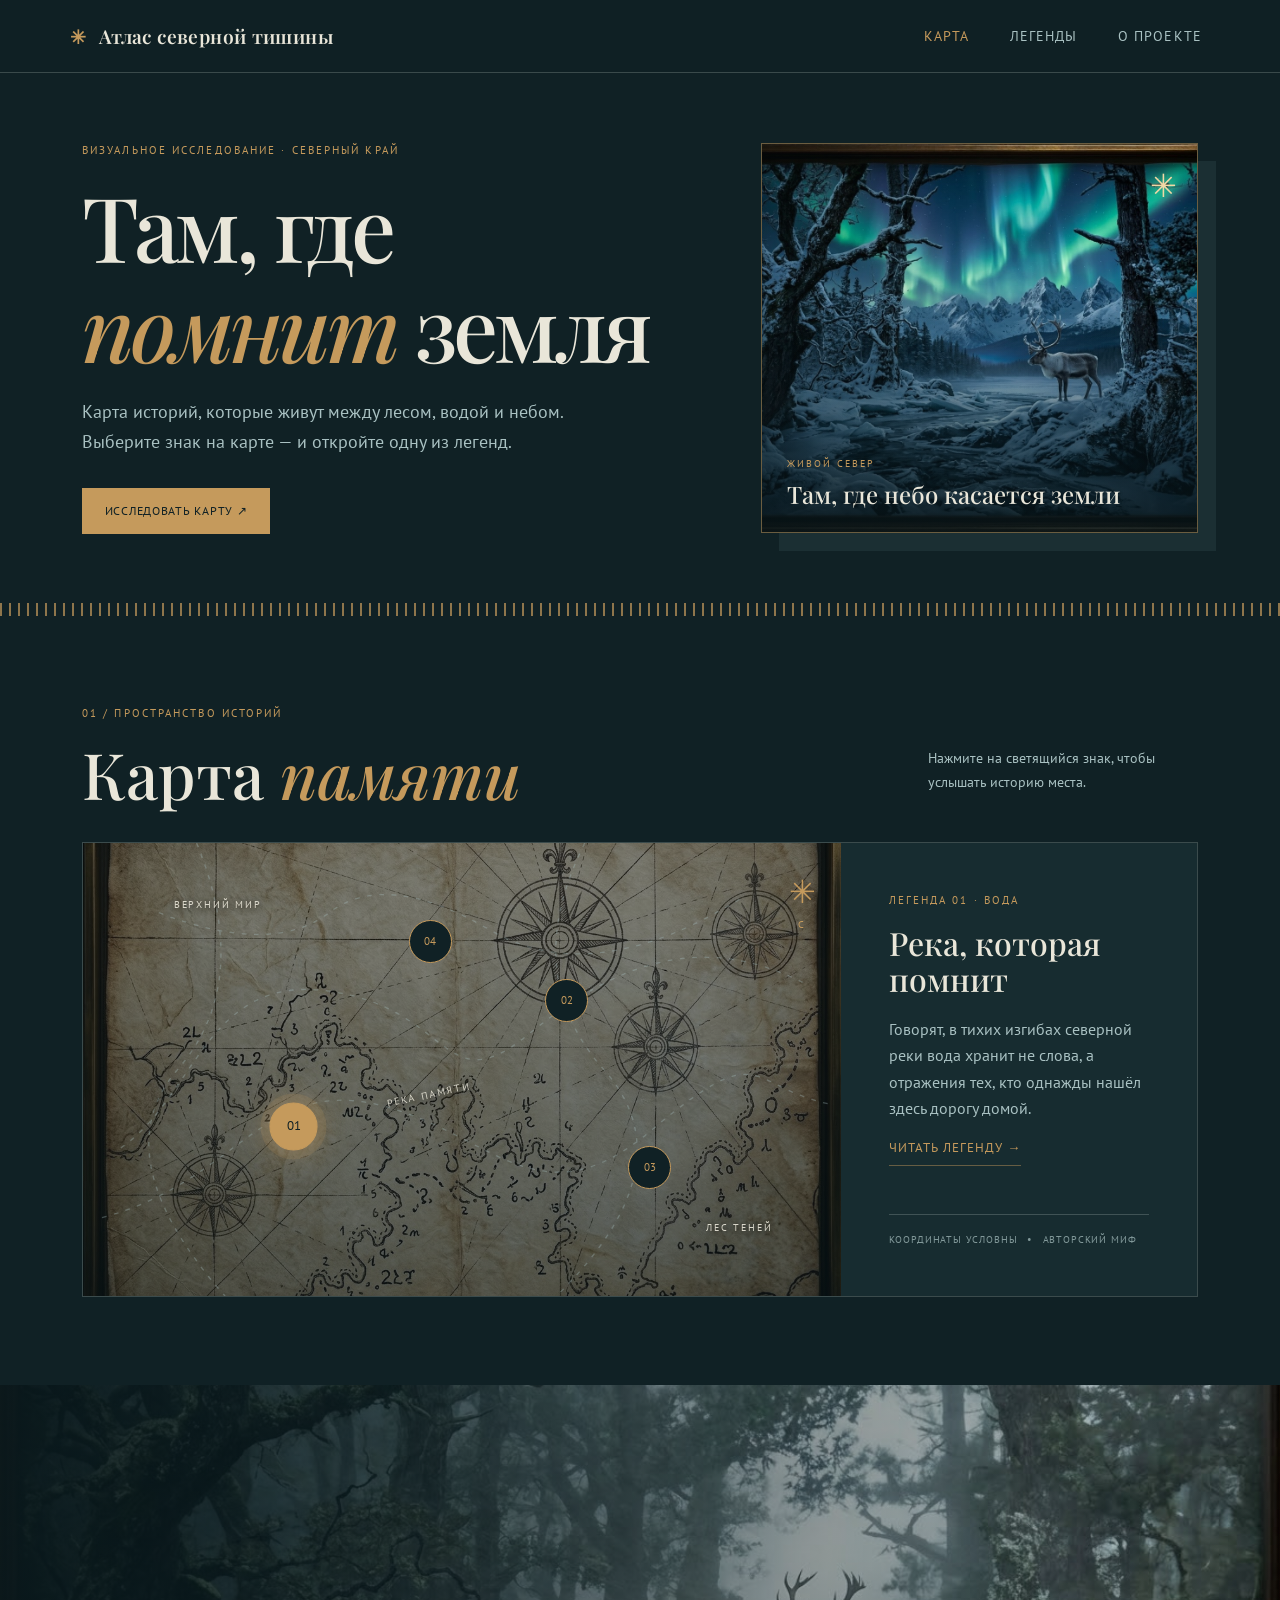
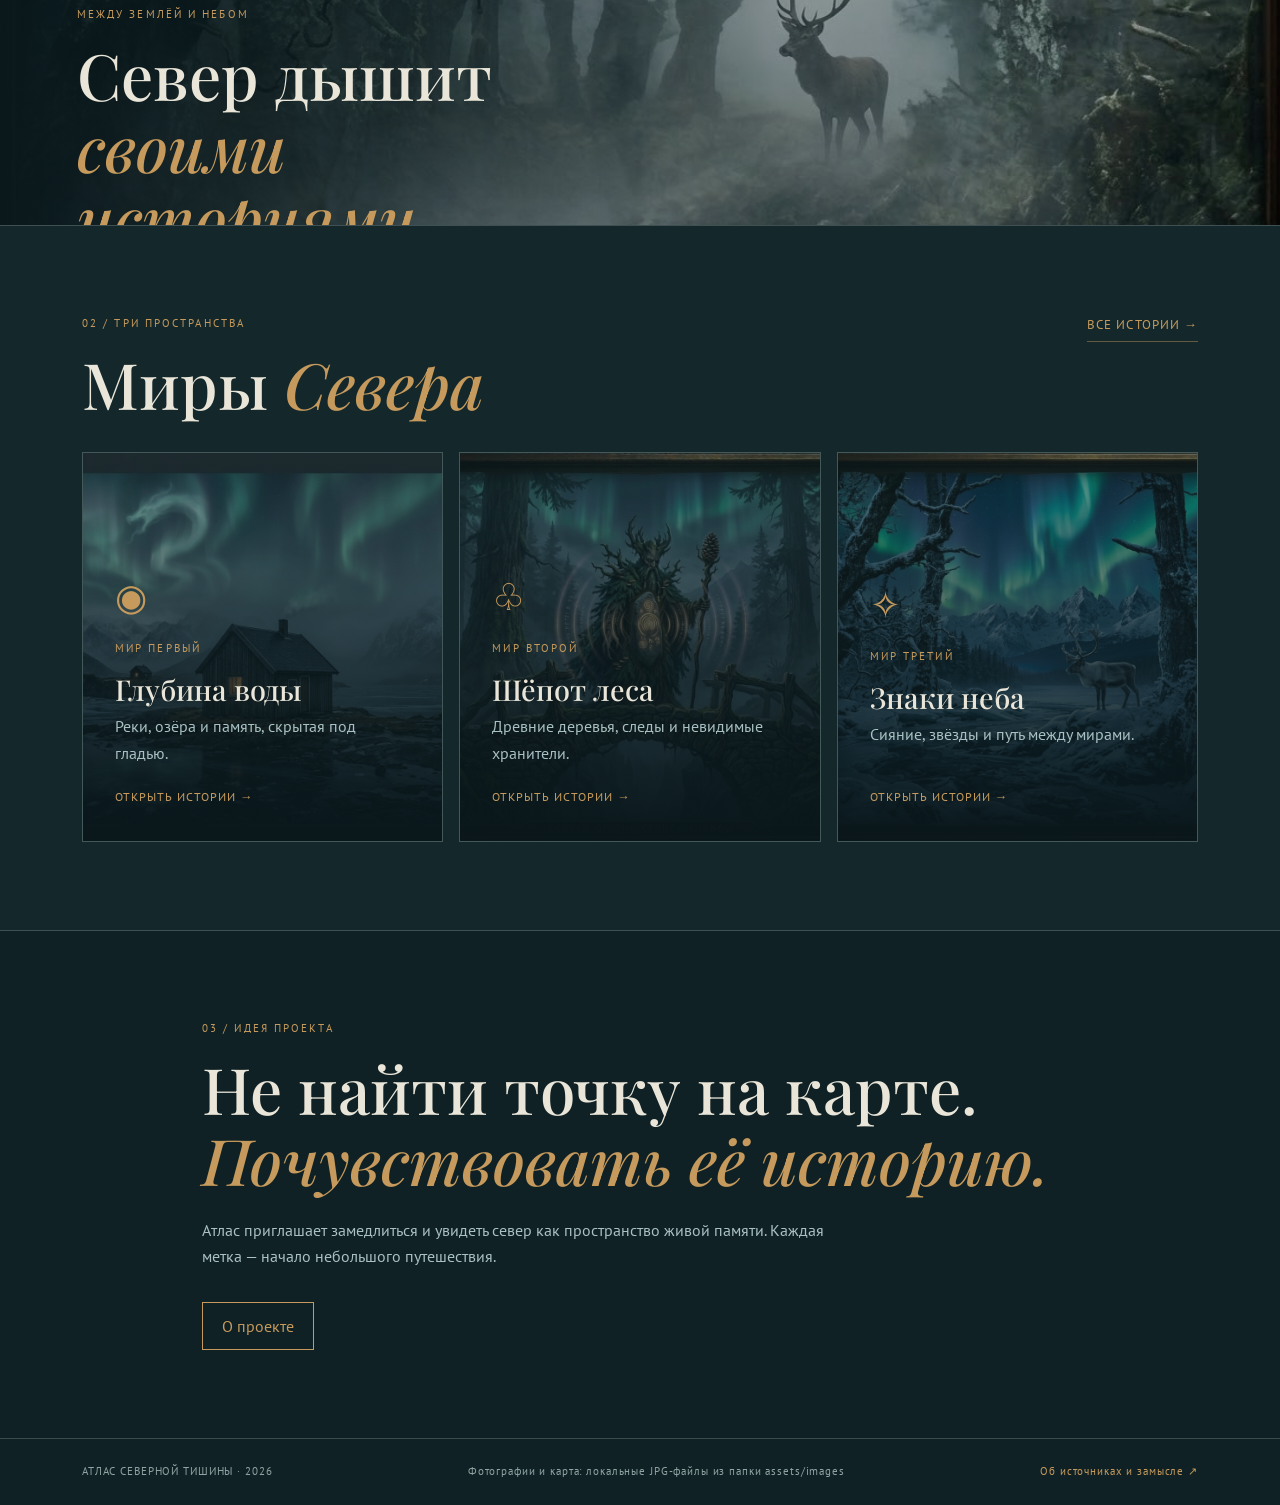
<file: Практическая работа — Северный край/index.html>
<!doctype html>
<html lang="ru">
<head>
<meta charset="utf-8"><meta name="viewport" content="width=device-width, initial-scale=1">
<meta name="description" content="Интерактивный атлас авторских мифов и легенд Северного края.">
<title>Атлас северной тишины — карта легенд</title>
<link rel="preconnect" href="https://fonts.googleapis.com"><link rel="preconnect" href="https://fonts.gstatic.com" crossorigin>
<link href="https://fonts.googleapis.com/css2?family=Playfair+Display:wght@500;600;700&family=PT+Sans:wght@400;700&display=swap" rel="stylesheet">
<link href="https://cdn.jsdelivr.net/npm/bootstrap@5.3.3/dist/css/bootstrap.min.css" rel="stylesheet"><link rel="stylesheet" href="style.css">
</head>
<body>
<div class="ambient" aria-hidden="true"><span></span><span></span><span></span><span></span><span></span><span></span><span></span><span></span><span></span><span></span><span></span><span></span></div>
<header class="site-header"><nav class="navbar navbar-expand-lg container py-3" aria-label="Главная навигация">
<a class="brand" href="index.html"><span class="brand-mark">✳</span> Атлас северной тишины</a>
<button class="navbar-toggler" type="button" data-bs-toggle="collapse" data-bs-target="#mainNav" aria-controls="mainNav" aria-expanded="false" aria-label="Открыть меню"><span class="navbar-toggler-icon"></span></button>
<div class="collapse navbar-collapse justify-content-end" id="mainNav"><ul class="navbar-nav align-items-lg-center gap-lg-4"><li><a class="nav-link active" href="index.html">Карта</a></li><li><a class="nav-link" href="legends.html">Легенды</a></li><li><a class="nav-link" href="about.html">О проекте</a></li></ul></div>
</nav></header>
<main>
<section class="hero container py-5"><div class="row align-items-center g-5">
<div class="col-12 col-lg-7 reveal"><p class="eyebrow">Визуальное исследование · Северный край</p><h1>Там, где<br><em>помнит</em> земля</h1><p class="hero-lead">Карта историй, которые живут между лесом, водой и небом. Выберите знак на карте — и откройте одну из легенд.</p><a class="btn btn-brand" href="#map">Исследовать карту <span aria-hidden="true">↗</span></a></div>
<div class="col-12 col-lg-5"><div class="hero-photo"><img src="assets/images/1793980269271.jpg" alt="Северные олени идут по заснеженной тундре под северным сиянием" fetchpriority="high"><div class="hero-photo-shade"></div><div class="hero-photo-caption"><span>ЖИВОЙ СЕВЕР</span><strong>Там, где небо касается земли</strong></div><div class="hero-orbit">✳</div></div></div>
</div></section>
<div class="divider-stripes" aria-hidden="true"></div>
<section class="container section-space" id="map"><div class="section-heading"><div><p class="eyebrow">01 / Пространство историй</p><h2>Карта <em>памяти</em></h2></div><p class="section-note">Нажмите на светящийся знак, чтобы услышать историю места.</p></div>
<div class="map-layout"><div class="map-canvas bg-dots" role="group" aria-label="Старинная карта северного края с интерактивными точками">
<svg class="map-lines" viewBox="0 0 800 520" preserveAspectRatio="none" aria-hidden="true"><path d="M40 350 C120 290 130 150 260 170 S380 300 470 220 S650 100 760 160"/><path d="M20 430 C160 390 190 270 310 300 S480 440 600 330 S700 280 790 300"/><path d="M80 80 Q200 130 260 80 T430 100 T700 60"/><path d="M120 0 Q180 160 100 260 T150 520 M530 0 Q460 150 550 260 T500 520"/></svg>
<span class="map-label label-north">ВЕРХНИЙ МИР</span><span class="map-label label-water">РЕКА ПАМЯТИ</span><span class="map-label label-forest">ЛЕС ТЕНЕЙ</span>
<button class="map-point point-one active" data-place="river" aria-label="Легенда о реке памяти">01</button><button class="map-point point-two" data-place="forest" aria-label="Легенда о хранителе леса">02</button><button class="map-point point-three" data-place="sky" aria-label="Легенда о северном сиянии">03</button><button class="map-point point-four" data-place="stone" aria-label="Легенда о камне-эхе">04</button><span class="compass">✳<small>С</small></span>
</div><aside class="story-panel" aria-live="polite"><p class="eyebrow" id="story-number">Легенда 01 · Вода</p><h3 id="story-title">Река, которая помнит</h3><p id="story-text">Говорят, в тихих изгибах северной реки вода хранит не слова, а отражения тех, кто однажды нашёл здесь дорогу домой.</p><a id="story-link" class="text-link" href="legends.html#river">Читать легенду <span aria-hidden="true">→</span></a><div class="panel-meta"><span>Координаты условны</span><span>•</span><span>Авторский миф</span></div></aside></div>
</section>
<section class="photo-interlude"><img src="assets/images/1793980225728.jpg" alt="Олень в туманном северном лесу" loading="lazy"><div class="photo-interlude-overlay"></div><div class="photo-interlude-text reveal"><p class="eyebrow">Между землёй и небом</p><h2>Север дышит<br><em>своими историями</em></h2><p>Ветер меняет очертания облаков, вода хранит отражения, а лес бережёт тишину.</p></div></section>
<section class="worlds-section section-space"><div class="container"><div class="section-heading"><div><p class="eyebrow">02 / Три пространства</p><h2>Миры <em>Севера</em></h2></div><a class="text-link" href="legends.html">Все истории →</a></div>
<div class="row g-3">
<div class="col-12 col-md-4"><article class="world-card world-water reveal"><img src="assets/images/1793980129076.jpg" alt="Одинокий северный дом у холодного фьорда" loading="lazy"><div class="world-card-content"><span class="world-symbol">◉</span><p class="eyebrow">Мир первый</p><h3>Глубина воды</h3><p>Реки, озёра и память, скрытая под гладью.</p><a href="legends.html#river">Открыть истории →</a></div></article></div>
<div class="col-12 col-md-4"><article class="world-card world-forest reveal"><img src="assets/images/1793980501721.jpg" alt="Мистический хранитель елового леса" loading="lazy"><div class="world-card-content"><span class="world-symbol">♧</span><p class="eyebrow">Мир второй</p><h3>Шёпот леса</h3><p>Древние деревья, следы и невидимые хранители.</p><a href="legends.html#forest">Открыть истории →</a></div></article></div>
<div class="col-12 col-md-4"><article class="world-card world-sky reveal"><img src="assets/images/1793980269271.jpg" alt="Северный олень под полярным сиянием" loading="lazy"><div class="world-card-content"><span class="world-symbol">✧</span><p class="eyebrow">Мир третий</p><h3>Знаки неба</h3><p>Сияние, звёзды и путь между мирами.</p><a href="legends.html#sky">Открыть истории →</a></div></article></div>
</div></div></section>
<section class="container section-space about-strip reveal"><p class="eyebrow">03 / Идея проекта</p><h2>Не найти точку на карте.<br><em>Почувствовать её историю.</em></h2><p>Атлас приглашает замедлиться и увидеть север как пространство живой памяти. Каждая метка — начало небольшого путешествия.</p><a class="btn btn-outline-brand" href="about.html">О проекте</a></section>
</main>
<footer class="site-footer"><div class="container footer-inner"><span>АТЛАС СЕВЕРНОЙ ТИШИНЫ · 2026</span><span>Фотографии и карта: локальные JPG-файлы из папки assets/images</span><a href="about.html">Об источниках и замысле ↗</a></div></footer>
<script src="https://cdn.jsdelivr.net/npm/bootstrap@5.3.3/dist/js/bootstrap.bundle.min.js"></script><script src="script.js"></script>
</body></html>
</file>
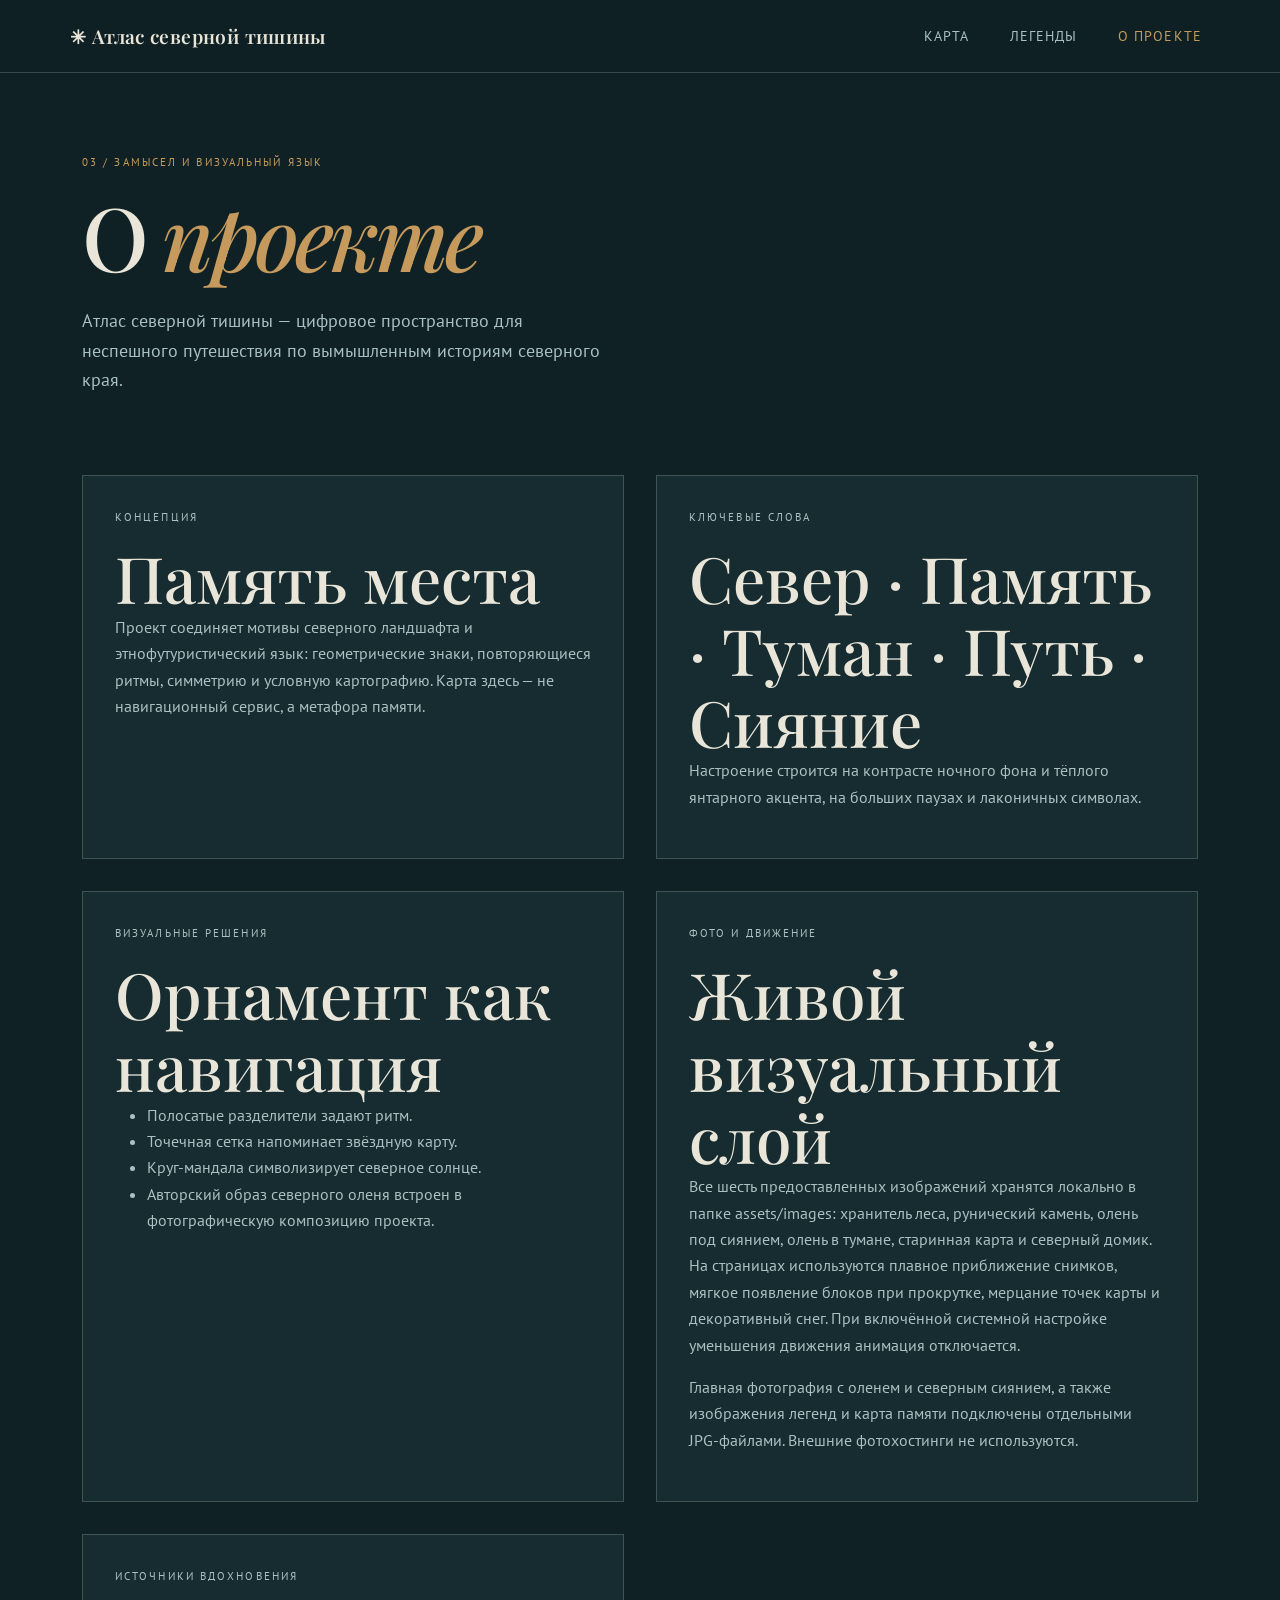
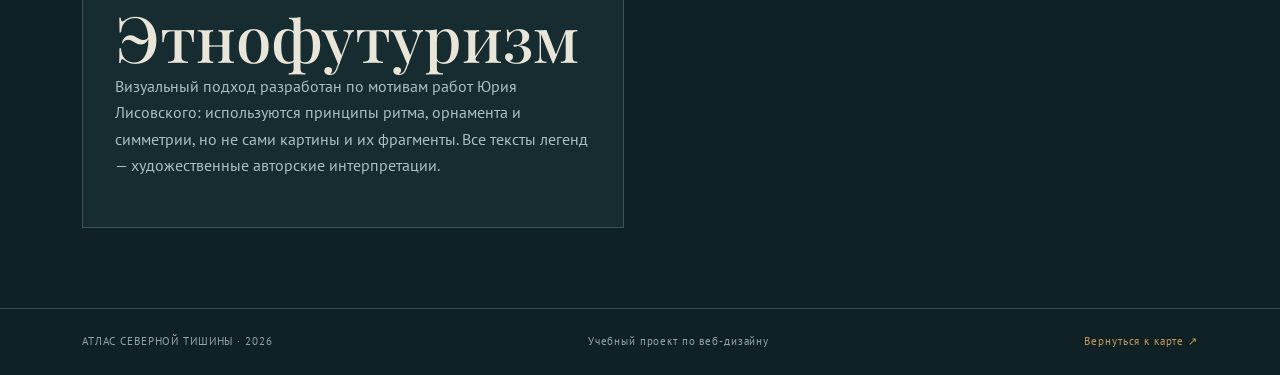
<file: Практическая работа — Северный край/about.html>
<!doctype html>
<html lang="ru"><head><meta charset="utf-8"><meta name="viewport" content="width=device-width,initial-scale=1"><title>О проекте — Атлас северной тишины</title><link href="https://fonts.googleapis.com/css2?family=Playfair+Display:wght@500;600&family=PT+Sans:wght@400;700&display=swap" rel="stylesheet"><link href="https://cdn.jsdelivr.net/npm/bootstrap@5.3.3/dist/css/bootstrap.min.css" rel="stylesheet"><link rel="stylesheet" href="style.css"></head>
<body><header class="site-header"><nav class="navbar navbar-expand-lg container py-3"><a class="brand" href="index.html">✳ Атлас северной тишины</a><button class="navbar-toggler" type="button" data-bs-toggle="collapse" data-bs-target="#nav" aria-label="Открыть меню"><span class="navbar-toggler-icon"></span></button><div class="collapse navbar-collapse justify-content-end" id="nav"><ul class="navbar-nav gap-lg-4"><li><a class="nav-link" href="index.html">Карта</a></li><li><a class="nav-link" href="legends.html">Легенды</a></li><li><a class="nav-link active" href="about.html">О проекте</a></li></ul></div></nav></header>
<main class="container"><section class="page-hero"><p class="eyebrow">03 / Замысел и визуальный язык</p><h1>О <em>проекте</em></h1><p class="hero-lead">Атлас северной тишины — цифровое пространство для неспешного путешествия по вымышленным историям северного края.</p></section>
<section class="about-grid"><article class="info-panel"><p class="eyebrow">Концепция</p><h2>Память места</h2><p>Проект соединяет мотивы северного ландшафта и этнофутуристический язык: геометрические знаки, повторяющиеся ритмы, симметрию и условную картографию. Карта здесь — не навигационный сервис, а метафора памяти.</p></article><article class="info-panel"><p class="eyebrow">Ключевые слова</p><h2>Север · Память · Туман · Путь · Сияние</h2><p>Настроение строится на контрасте ночного фона и тёплого янтарного акцента, на больших паузах и лаконичных символах.</p></article><article class="info-panel"><p class="eyebrow">Визуальные решения</p><h2>Орнамент как навигация</h2><ul><li>Полосатые разделители задают ритм.</li><li>Точечная сетка напоминает звёздную карту.</li><li>Круг-мандала символизирует северное солнце.</li><li>Авторский образ северного оленя встроен в фотографическую композицию проекта.</li></ul></article><article class="info-panel"><p class="eyebrow">Фото и движение</p><h2>Живой визуальный слой</h2><p>Все шесть предоставленных изображений хранятся локально в папке assets/images: хранитель леса, рунический камень, олень под сиянием, олень в тумане, старинная карта и северный домик. На страницах используются плавное приближение снимков, мягкое появление блоков при прокрутке, мерцание точек карты и декоративный снег. При включённой системной настройке уменьшения движения анимация отключается.</p><p>Главная фотография с оленем и северным сиянием, а также изображения легенд и карта памяти подключены отдельными JPG-файлами. Внешние фотохостинги не используются.</p></article><article class="info-panel"><p class="eyebrow">Источники вдохновения</p><h2>Этнофутуризм</h2><p>Визуальный подход разработан по мотивам работ Юрия Лисовского: используются принципы ритма, орнамента и симметрии, но не сами картины и их фрагменты. Все тексты легенд — художественные авторские интерпретации.</p></article></section></main>
<footer class="site-footer"><div class="container footer-inner"><span>АТЛАС СЕВЕРНОЙ ТИШИНЫ · 2026</span><span>Учебный проект по веб-дизайну</span><a href="index.html">Вернуться к карте ↗</a></div></footer><script src="https://cdn.jsdelivr.net/npm/bootstrap@5.3.3/dist/js/bootstrap.bundle.min.js"></script></body></html>
</file>
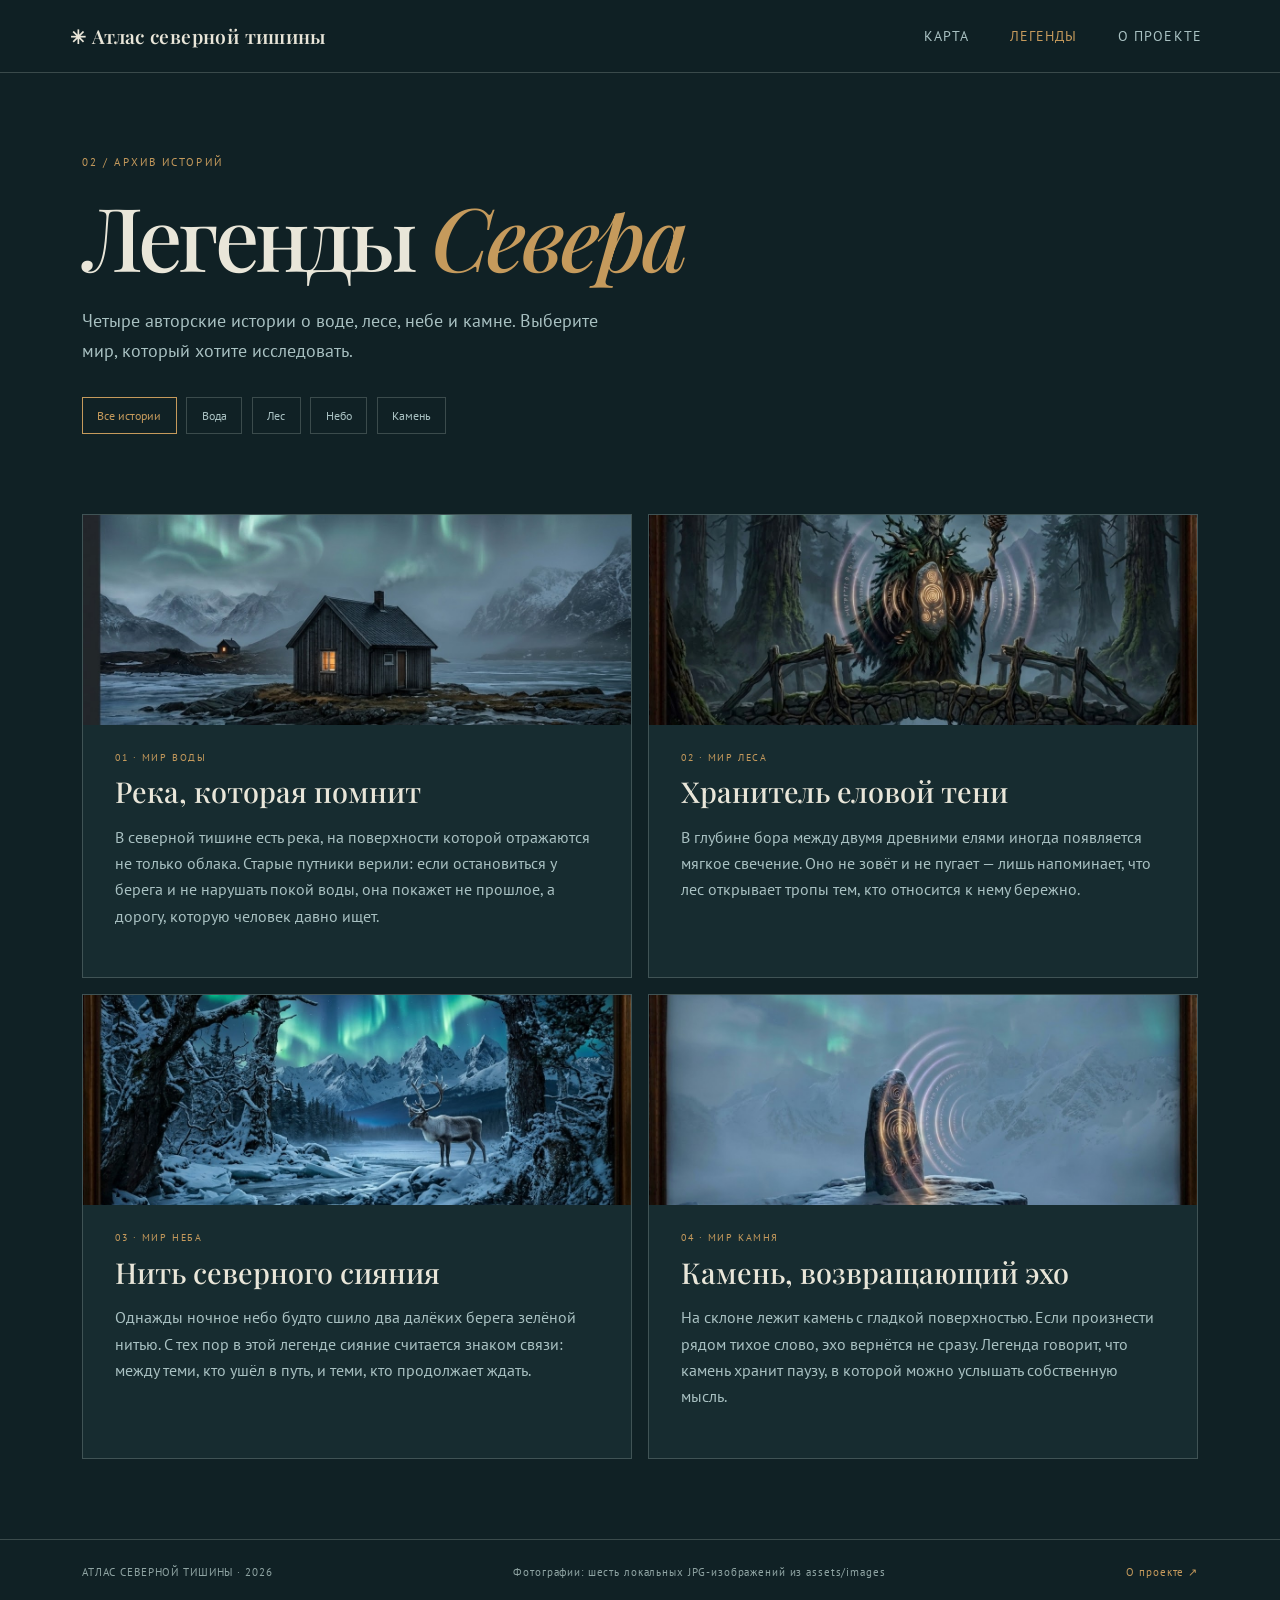
<file: Практическая работа — Северный край/legends.html>
<!doctype html>
<html lang="ru"><head><meta charset="utf-8"><meta name="viewport" content="width=device-width,initial-scale=1"><title>Легенды — Атлас северной тишины</title><link href="https://fonts.googleapis.com/css2?family=Playfair+Display:wght@500;600&family=PT+Sans:wght@400;700&display=swap" rel="stylesheet"><link href="https://cdn.jsdelivr.net/npm/bootstrap@5.3.3/dist/css/bootstrap.min.css" rel="stylesheet"><link rel="stylesheet" href="style.css"></head>
<body><div class="ambient" aria-hidden="true"><span></span><span></span><span></span><span></span><span></span><span></span><span></span><span></span><span></span><span></span><span></span><span></span></div><header class="site-header"><nav class="navbar navbar-expand-lg container py-3"><a class="brand" href="index.html">✳ Атлас северной тишины</a><button class="navbar-toggler" type="button" data-bs-toggle="collapse" data-bs-target="#nav" aria-label="Открыть меню"><span class="navbar-toggler-icon"></span></button><div class="collapse navbar-collapse justify-content-end" id="nav"><ul class="navbar-nav gap-lg-4"><li><a class="nav-link" href="index.html">Карта</a></li><li><a class="nav-link active" href="legends.html">Легенды</a></li><li><a class="nav-link" href="about.html">О проекте</a></li></ul></div></nav></header>
<main class="container"><section class="page-hero reveal"><p class="eyebrow">02 / Архив историй</p><h1>Легенды <em>Севера</em></h1><p class="hero-lead">Четыре авторские истории о воде, лесе, небе и камне. Выберите мир, который хотите исследовать.</p><div class="filter-row" aria-label="Фильтр по мирам"><button class="filter-btn active" data-filter="all">Все истории</button><button class="filter-btn" data-filter="water">Вода</button><button class="filter-btn" data-filter="forest">Лес</button><button class="filter-btn" data-filter="sky">Небо</button><button class="filter-btn" data-filter="stone">Камень</button></div></section>
<section class="legend-list">
<article class="legend-card reveal" id="river" data-world="water"><img src="assets/images/1793980129076.jpg" alt="Горное озеро и отражение облаков" loading="lazy"><span class="tag">01 · Мир воды</span><h2>Река, которая помнит</h2><p>В северной тишине есть река, на поверхности которой отражаются не только облака. Старые путники верили: если остановиться у берега и не нарушать покой воды, она покажет не прошлое, а дорогу, которую человек давно ищет.</p></article>
<article class="legend-card reveal" id="forest" data-world="forest"><img src="assets/images/1793980501721.jpg" alt="Хранитель еловой тени в зачарованном лесу" loading="lazy"><span class="tag">02 · Мир леса</span><h2>Хранитель еловой тени</h2><p>В глубине бора между двумя древними елями иногда появляется мягкое свечение. Оно не зовёт и не пугает — лишь напоминает, что лес открывает тропы тем, кто относится к нему бережно.</p></article>
<article class="legend-card reveal" id="sky" data-world="sky"><img src="assets/images/1793980269271.jpg" alt="Северный олень на фоне сияния" loading="lazy"><span class="tag">03 · Мир неба</span><h2>Нить северного сияния</h2><p>Однажды ночное небо будто сшило два далёких берега зелёной нитью. С тех пор в этой легенде сияние считается знаком связи: между теми, кто ушёл в путь, и теми, кто продолжает ждать.</p></article>
<article class="legend-card reveal" id="stone" data-world="stone"><img src="assets/images/1793980414486.jpg" alt="Древний камень с сияющими рунами в снегу" loading="lazy"><span class="tag">04 · Мир камня</span><h2>Камень, возвращающий эхо</h2><p>На склоне лежит камень с гладкой поверхностью. Если произнести рядом тихое слово, эхо вернётся не сразу. Легенда говорит, что камень хранит паузу, в которой можно услышать собственную мысль.</p></article>
</section></main>
<footer class="site-footer"><div class="container footer-inner"><span>АТЛАС СЕВЕРНОЙ ТИШИНЫ · 2026</span><span>Фотографии: шесть локальных JPG-изображений из assets/images</span><a href="about.html">О проекте ↗</a></div></footer><script src="https://cdn.jsdelivr.net/npm/bootstrap@5.3.3/dist/js/bootstrap.bundle.min.js"></script><script src="script.js"></script></body></html>
</file>
<file: Практическая работа — Северный край/style.css>
:root{--ink:#102125;--ink-soft:#1c3439;--paper:#e9e6d9;--mist:#a9c1c2;--water:#6d9293;--gold:#c59a5c;--line:rgba(210,222,213,.22);--heading:"Playfair Display",Georgia,serif;--body:"PT Sans",Arial,sans-serif}
*{box-sizing:border-box}html{scroll-behavior:smooth}body{margin:0;background:var(--ink);color:var(--paper);font-family:var(--body);line-height:1.65;overflow-x:hidden}a{color:inherit;text-decoration:none}
.site-header{position:relative;z-index:10;border-bottom:1px solid var(--line);background:rgba(16,33,37,.96);backdrop-filter:blur(12px)}.brand{font:600 1.2rem var(--heading);letter-spacing:.02em;color:var(--paper)}.brand-mark{color:var(--gold);margin-right:.45rem}.nav-link{color:var(--mist)!important;font-size:.9rem;letter-spacing:.08em;text-transform:uppercase}.nav-link:hover,.nav-link.active{color:var(--gold)!important}.navbar-toggler{border-color:var(--gold)}.navbar-toggler-icon{filter:invert(1)}
.hero{min-height:530px;display:flex;align-items:center;position:relative}.eyebrow{color:var(--gold);font-size:.69rem;letter-spacing:.19em;text-transform:uppercase;margin-bottom:1rem}h1,h2,h3{font-family:var(--heading);font-weight:500;line-height:1.12}h1{font-size:clamp(3.2rem,7vw,6.7rem);letter-spacing:-.045em;margin:0 0 1.3rem}h1 em,h2 em{color:var(--gold);font-weight:500}.hero-lead{color:var(--mist);font-size:1.12rem;max-width:540px;margin-bottom:2rem}.btn-brand{background:var(--gold);color:var(--ink);border:1px solid var(--gold);padding:.8rem 1.35rem;border-radius:0;letter-spacing:.06em;text-transform:uppercase;font-size:.76rem}.btn-brand:hover{background:transparent;color:var(--gold)}
.hero-photo{height:390px;position:relative;overflow:hidden;border:1px solid rgba(197,154,92,.5);box-shadow:18px 18px 0 rgba(109,146,147,.12)}.hero-photo img{width:100%;height:100%;object-fit:cover;animation:slow-zoom 22s ease-in-out infinite alternate}.hero-photo-shade{position:absolute;inset:0;background:linear-gradient(0deg,rgba(7,20,24,.85),transparent 58%),linear-gradient(90deg,rgba(16,33,37,.2),transparent)}.hero-photo-caption{position:absolute;left:25px;bottom:22px;display:grid;gap:5px}.hero-photo-caption span{font-size:.62rem;letter-spacing:.2em;color:var(--gold)}.hero-photo-caption strong{font:500 1.5rem var(--heading)}.hero-orbit{position:absolute;right:20px;top:15px;color:#f1d8a6;font-size:2rem;text-shadow:0 0 20px var(--gold);animation:orbit 12s linear infinite}
.divider-stripes{height:13px;background:repeating-linear-gradient(90deg,var(--gold) 0 2px,transparent 2px 9px);opacity:.7}.section-space{padding-top:5.5rem;padding-bottom:5.5rem}.section-heading{display:flex;justify-content:space-between;align-items:end;gap:2rem;margin-bottom:2rem}h2{font-size:clamp(2.4rem,5vw,4.1rem);margin:0}.section-note{color:var(--mist);max-width:270px;font-size:.9rem}
.map-layout{display:grid;grid-template-columns:minmax(0,1.7fr) minmax(260px,.8fr);border:1px solid var(--line)}.map-canvas{min-height:450px;position:relative;overflow:hidden;background-color:#172e32;background-image:linear-gradient(rgba(9,24,28,.48),rgba(9,24,28,.62)),url('assets/images/1793980162711.jpg');background-size:cover;background-position:center;background-repeat:no-repeat}.map-lines{position:absolute;inset:0;width:100%;height:100%;fill:none;stroke:var(--mist);stroke-width:1.5;opacity:.32}.map-lines path{stroke-dasharray:5 8;animation:map-flow 30s linear infinite}.map-label{position:absolute;color:var(--paper);font-size:.62rem;letter-spacing:.18em;opacity:.9;text-shadow:0 1px 8px #071317}.label-north{top:12%;left:12%}.label-water{top:54%;left:40%;transform:rotate(-12deg)}.label-forest{bottom:13%;right:9%}
.map-point{position:absolute;width:43px;height:43px;border-radius:50%;border:1px solid var(--gold);background:var(--ink);color:var(--gold);font-size:.7rem;transition:.3s;cursor:pointer;animation:point-pulse 3s ease-in-out infinite}.map-point:hover,.map-point.active{background:var(--gold);color:var(--ink);box-shadow:0 0 0 8px rgba(197,154,92,.14),0 0 30px rgba(197,154,92,.5);transform:scale(1.12)}.point-one{left:25%;top:58%}.point-two{left:61%;top:30%;animation-delay:.5s}.point-three{left:72%;top:67%;animation-delay:1s}.point-four{left:43%;top:17%;animation-delay:1.5s}.compass{position:absolute;right:25px;top:22px;color:var(--gold);font-size:2rem;text-align:center;animation:orbit 40s linear infinite}.compass small{display:block;font-size:.6rem;letter-spacing:.2em}
.story-panel{padding:clamp(1.5rem,4vw,3rem);display:flex;flex-direction:column;justify-content:center;background:#172c30}.story-panel h3{font-size:2rem;margin-bottom:1.2rem}.story-panel>p:not(.eyebrow){color:var(--mist)}.text-link{color:var(--gold);font-size:.82rem;letter-spacing:.08em;text-transform:uppercase;border-bottom:1px solid rgba(197,154,92,.45);padding-bottom:.35rem;align-self:flex-start}.panel-meta{margin-top:3rem;padding-top:1rem;border-top:1px solid var(--line);color:#82999a;font-size:.65rem;display:flex;gap:.6rem;letter-spacing:.08em;text-transform:uppercase}
.photo-interlude{height:440px;position:relative;overflow:hidden}.photo-interlude>img{width:100%;height:100%;object-fit:cover;object-position:center 48%;transform:scale(1.04);animation:slow-zoom 28s ease-in-out infinite alternate}.photo-interlude-overlay{position:absolute;inset:0;background:linear-gradient(90deg,rgba(10,25,29,.92),rgba(10,25,29,.38) 65%,rgba(10,25,29,.12))}.photo-interlude-text{position:absolute;left:max(6vw,calc((100vw - 1140px)/2));top:50%;transform:translateY(-50%);max-width:550px}.photo-interlude-text h2{font-size:clamp(2.5rem,5vw,4.5rem)}.photo-interlude-text>p:last-child{color:var(--mist);max-width:400px}
.worlds-section{background:#14282c;border-top:1px solid var(--line);border-bottom:1px solid var(--line)}.world-card{height:390px;position:relative;overflow:hidden;border:1px solid var(--line);background:#1a3236}.world-card>img{position:absolute;inset:0;width:100%;height:100%;object-fit:cover;opacity:.55;transition:transform .8s,opacity .8s}.world-card:after{content:"";position:absolute;inset:0;background:linear-gradient(0deg,rgba(9,22,26,.97),rgba(9,22,26,.08) 90%)}.world-card:hover>img{transform:scale(1.08);opacity:.8}.world-card-content{position:absolute;z-index:1;inset:auto 0 0;padding:2rem}.world-symbol{font-size:2.3rem;color:var(--gold);display:block;margin-bottom:.7rem}.world-card h3{font-size:1.8rem}.world-card p:not(.eyebrow){color:var(--mist);min-height:45px}.world-card a{color:var(--gold);font-size:.78rem;text-transform:uppercase;letter-spacing:.08em}
.about-strip{max-width:900px}.about-strip h2{margin-bottom:1.3rem}.about-strip>p:not(.eyebrow){color:var(--mist);max-width:650px}.btn-outline-brand{border:1px solid var(--gold);border-radius:0;color:var(--gold);padding:.7rem 1.2rem;margin-top:1rem}.btn-outline-brand:hover{background:var(--gold);color:var(--ink)}
.site-footer{border-top:1px solid var(--line);padding:1.5rem 0;color:#8fa4a3;font-size:.68rem;letter-spacing:.08em}.footer-inner{display:flex;justify-content:space-between;gap:1rem;flex-wrap:wrap}.site-footer a{color:var(--gold)}
.page-hero{padding:5rem 0 3rem}.page-hero h1{font-size:clamp(3rem,7vw,5.5rem)}.legend-list{display:grid;grid-template-columns:repeat(2,1fr);gap:1rem;padding-bottom:5rem}.legend-card{border:1px solid var(--line);padding:0 0 2rem;background:#172c30;scroll-margin-top:30px;overflow:hidden;transition:transform .4s,border-color .4s}.legend-card:hover{transform:translateY(-5px);border-color:rgba(197,154,92,.65)}.legend-card>img{width:100%;height:210px;object-fit:cover;display:block;transition:transform .7s}.legend-card:hover>img{transform:scale(1.04)}.legend-card .tag,.legend-card h2,.legend-card p{margin-left:2rem;margin-right:2rem}.legend-card .tag{display:block;margin-top:1.5rem;color:var(--gold);font-size:.65rem;letter-spacing:.15em;text-transform:uppercase}.legend-card h2{font-size:1.8rem;margin-top:.6rem;margin-bottom:1rem}.legend-card p{color:var(--mist)}.filter-row{display:flex;gap:.6rem;flex-wrap:wrap;margin:1.5rem 0 2rem}.filter-btn{border:1px solid var(--line);background:transparent;color:var(--mist);padding:.45rem .9rem;font-size:.75rem}.filter-btn.active,.filter-btn:hover{border-color:var(--gold);color:var(--gold)}.about-grid{display:grid;grid-template-columns:1fr 1fr;gap:2rem;padding-bottom:5rem}.info-panel{padding:2rem;background:#172c30;border:1px solid var(--line)}.info-panel p,.info-panel li{color:var(--mist)}
.ambient{position:fixed;inset:0;pointer-events:none;z-index:8;overflow:hidden}.ambient span{position:absolute;top:-10px;width:3px;height:3px;border-radius:50%;background:#dce9e2;opacity:0;animation:snow-fall 15s linear infinite}.ambient span:nth-child(1){left:7%;animation-delay:0s}.ambient span:nth-child(2){left:16%;animation-delay:4s;animation-duration:18s}.ambient span:nth-child(3){left:25%;animation-delay:8s}.ambient span:nth-child(4){left:38%;animation-delay:2s;animation-duration:20s}.ambient span:nth-child(5){left:49%;animation-delay:6s}.ambient span:nth-child(6){left:58%;animation-delay:11s;animation-duration:17s}.ambient span:nth-child(7){left:68%;animation-delay:3s}.ambient span:nth-child(8){left:77%;animation-delay:9s;animation-duration:19s}.ambient span:nth-child(9){left:88%;animation-delay:5s}.ambient span:nth-child(10){left:95%;animation-delay:12s}.ambient span:nth-child(11){left:33%;animation-delay:14s}.ambient span:nth-child(12){left:83%;animation-delay:16s}
.reveal{opacity:0;transform:translateY(24px);transition:opacity .8s ease,transform .8s ease}.reveal.is-visible{opacity:1;transform:translateY(0)}
@keyframes snow-fall{0%{transform:translate3d(0,-5vh,0);opacity:0}10%{opacity:.65}90%{opacity:.45}100%{transform:translate3d(45px,110vh,0);opacity:0}}@keyframes slow-zoom{from{transform:scale(1)}to{transform:scale(1.1)}}@keyframes orbit{to{transform:rotate(360deg)}}@keyframes point-pulse{0%,100%{box-shadow:0 0 0 0 rgba(197,154,92,0)}50%{box-shadow:0 0 0 8px rgba(197,154,92,.12)}}@keyframes map-flow{to{stroke-dashoffset:-250}}
@media(max-width:767px){.hero{min-height:0;padding-top:4rem!important;padding-bottom:4rem!important}.hero-photo{height:290px;margin-top:1rem}.section-space{padding-top:3.5rem;padding-bottom:3.5rem}.section-heading{align-items:flex-start;flex-direction:column;gap:1rem}.map-layout{grid-template-columns:1fr}.map-canvas{min-height:340px}.story-panel{min-height:290px}.photo-interlude{height:390px}.photo-interlude-text{left:24px;right:24px}.legend-list,.about-grid{grid-template-columns:1fr}.legend-card>img{height:190px}.world-card{height:350px}.footer-inner{flex-direction:column}}
@media(min-width:768px) and (max-width:991px){.map-layout{grid-template-columns:1fr}.story-panel{min-height:260px}}
@media(prefers-reduced-motion:reduce){html{scroll-behavior:auto}*,*:before,*:after{animation:none!important;transition:none!important}.reveal{opacity:1;transform:none}}
</file>
